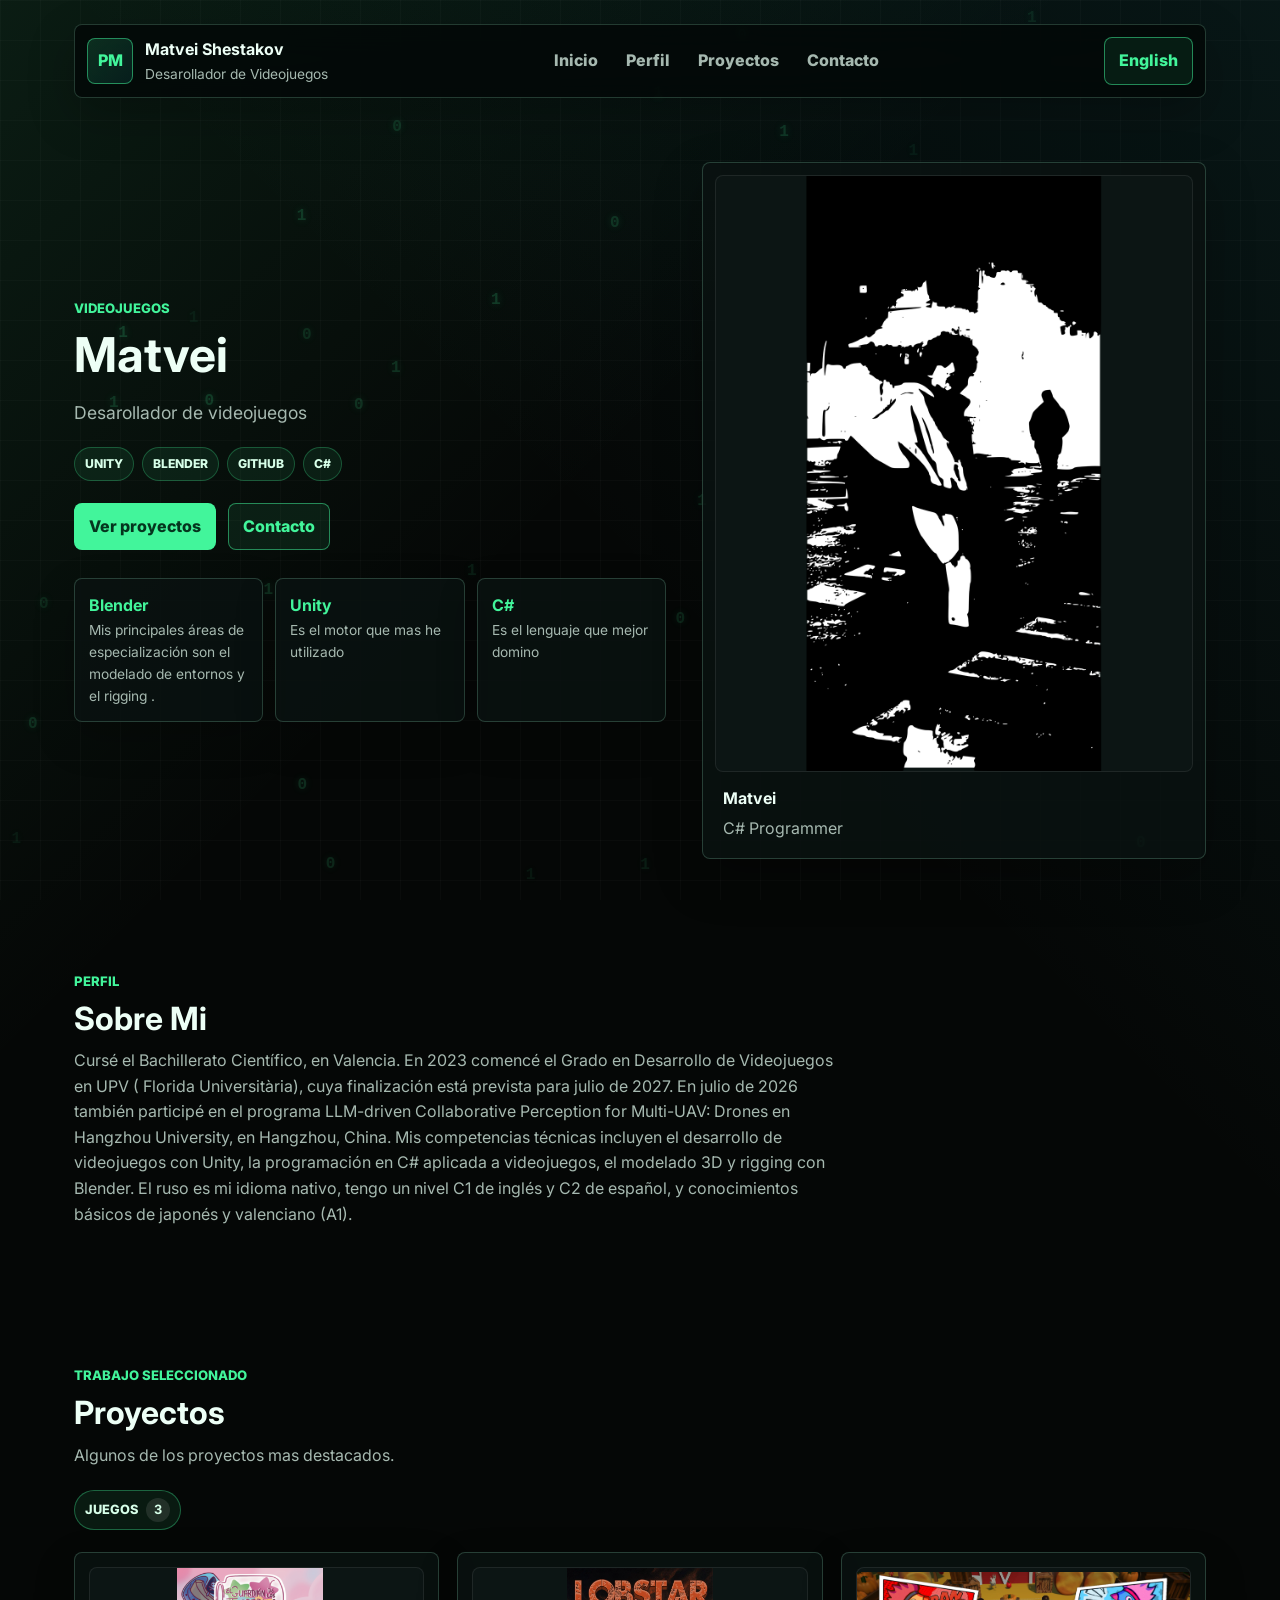
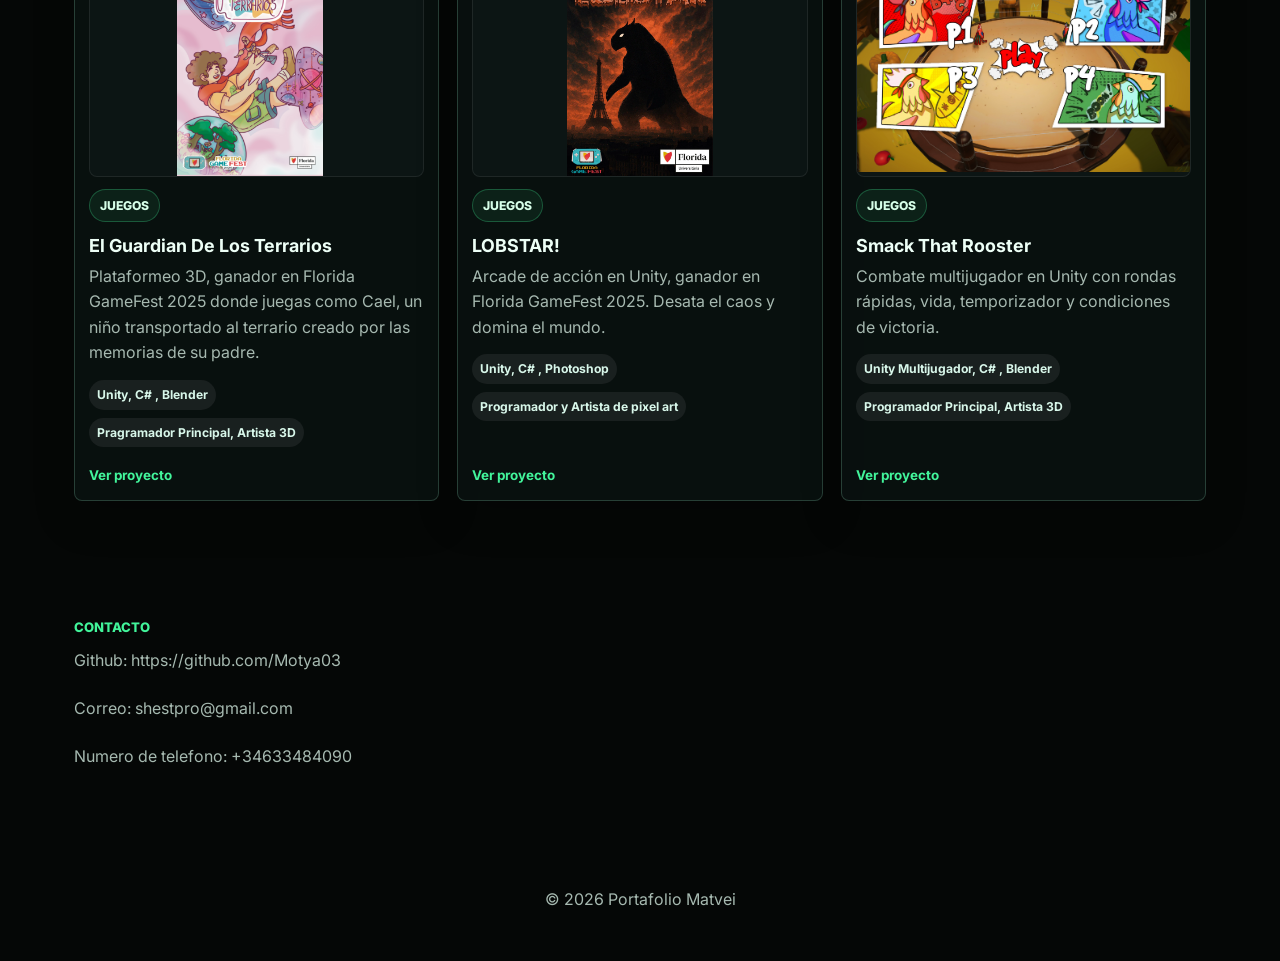
<file: index.html>
<!DOCTYPE html>
<html lang="es">
<head>
    <meta charset="utf-8" />
    <meta name="viewport" content="width=device-width, initial-scale=1" />
    <title>Game Developer</title>
    <meta name="description" content="Videogame dev."
        data-text-es="Desarollador de videojuegos "
        data-text-en="Videogame Dev" />
    <link rel="preconnect" href="https://fonts.googleapis.com">
    <link rel="preconnect" href="https://fonts.gstatic.com" crossorigin>
    <link href="https://fonts.googleapis.com/css2?family=Inter:wght@300;400;600;800&display=swap" rel="stylesheet">
    <link rel="stylesheet" href="assets/css/styles.css" />
</head>
<body data-page="home">
    <canvas id="binaryCanvas" aria-hidden="true"></canvas>

    <div class="wrap">
        <header class="site-header">
            <a class="brand" href="#home" aria-label="Portafolio Matvei">
                <span class="logo">PM</span>
                <span>
                    <strong>Matvei Shestakov</strong>
                    <small data-text-es="Desarollador de Videojuegos" data-text-en="Game Dev">Desarollador de Videojuegos</small>
                </span>
            </a>
            <nav class="nav" aria-label="Navegación principal">
                <a href="#home" data-i18n="navHome">Inicio</a>
                <a href="#profile" data-i18n="navProfile">Perfil</a>
                <a href="#projects" data-i18n="navProjects">Proyectos</a>
                <a href="#contact" data-i18n="navContact">Contacto</a>
            </nav>
            <button id="langToggle" class="button button-ghost" type="button">English</button>
        </header>

        <main id="home" class="hero">
            <section class="hero-copy" aria-labelledby="hero-title">
                <p class="section-kicker" data-text-es="Videojuegos" data-text-en="Games">Videogames</p>
                <h1 id="hero-title"> Matvei </h1>
                <p class="lead"
                    data-text-es="Desarollador de videojuegos"
                    data-text-en="Game Developer."></p>
                <div class="tag-row" aria-label="Áreas de los proyectos">
                    <span>Unity</span>
                    <span>Blender</span>
                    <span>Github</span>
                    <span>C#</span>
                </div>
                <div class="hero-actions">
                    <a class="button" href="#projects" data-i18n="viewProjects">Ver proyectos</a>
                    <a class="button button-ghost" href="#contact" data-i18n="navContact">Contacto</a>
                </div>
                <div class="proof-grid" aria-label="Resumen del portafolio">
                    <div>
                        <strong data-text-es="Blender" data-text-en="Blender"></strong>
                        <span data-text-es="Mis principales áreas de especialización son el modelado de entornos y el rigging ." data-text-en="My main areas of expertise are environment modeling and  rigging.">Mis principales áreas de especialización son el modelado de entornos y el rigging .</span>
                    </div>
                    <div>
                        <strong>Unity</strong>
                        <span data-text-es="Es el motor que mas he utilizado " data-text-en="The most used engine">Es el motor que mas he utilizado</span>
                    </div>
                    <div>
                        <strong data-text-es="C#" data-text-en="C#">C#</strong>
                        <span data-text-es="Es el lenguaje que mejor domino" data-text-en="It is the language I have the greatest command of. ">Es el lenguaje que mejor domino</span>
                    </div>
                </div>
            </section>
            <aside class="profile-panel" aria-label="Matvei">
                <img src="assets/img/FotoAvatar.png" alt="Avatar de Matvei" />
                <div class="profile-panel-footer">
                    <strong>Matvei</strong>
                    <span data-text-es=" C# Programmer" data-text-en="C# Programmer">C# Programmer</span>
                </div>
            </aside>
        </main>

        <section id="profile" class="section">
            <p class="section-kicker" data-i18n="navProfile">Perfil</p>
            <h2 data-text-es="Sobre Mi" data-text-en="About Myself">Sobre Mi</h2>
            <p class="section-intro"
               data-text-es="Cursé el Bachillerato Científico, en Valencia. En 2023 comencé el Grado en Desarrollo de Videojuegos en UPV ( Florida Universitària), cuya finalización está prevista para julio de 2027. En julio de 2026 también participé en el programa LLM-driven Collaborative Perception for Multi-UAV: Drones en Hangzhou University, en Hangzhou, China. Mis competencias técnicas incluyen el desarrollo de videojuegos con Unity, la programación en C# aplicada a videojuegos, el modelado 3D y rigging con Blender. El ruso es mi idioma nativo, tengo un nivel C1 de inglés y C2 de español, y conocimientos básicos de japonés y valenciano (A1).
"
               data-text-en="I studied the Scientific Baccalaureate at Valencia. In 2023, I began a degree in Video Game Development at UPV (Florida Universitària), which I expect to complete in 2027. In 2026, I also participated in the programme LLM-driven Collaborative Perception for Multi-UAV: Drones at Hangzhou University in Hangzhou, China. My technical skills include video game development with Unity, C# programming for games, 3D modelling and rigging with Blender. Russian is my native language, and I have C1-level English, C2-level Spanish, and beginner-level proficiency in Japanese and Valencian (A1).
">
                Cursé el Bachillerato Científico, en Valencia. En 2023 comencé el Grado en Desarrollo de Videojuegos en UPV ( Florida Universitària), cuya finalización está prevista para julio de 2027. En julio de 2026 también participé en el programa LLM-driven Collaborative Perception for Multi-UAV: Drones en Hangzhou University, en Hangzhou, China. Mis competencias técnicas incluyen el desarrollo de videojuegos con Unity, la programación en C# aplicada a videojuegos, el modelado 3D y rigging con Blender. El ruso es mi idioma nativo, tengo un nivel C1 de inglés y C2 de español, y conocimientos básicos de japonés y valenciano (A1).
                .
            </p>
        </section>

        <section id="projects" class="section">
            <p class="section-kicker" data-text-es="Trabajo seleccionado" data-text-en="Selected work">Trabajo seleccionado</p>
            <h2 data-text-es="Proyectos" data-text-en="Projects">Proyectos</h2>
            <p class="section-intro"
               data-text-es="Algunos de los proyectos mas destacados."
               data-text-en="Some of the most featured projects.">Algunos de los proyectos mas destacados.</p>
            <div class="category-bar" aria-label="Categoría de proyectos">
                <span class="category-label"><span data-i18n="categoryGames">Juegos</span><strong id="projectCount">3</strong></span>
            </div>
            <div class="cards">
                <a class="card card-game" href="case-studies/Guardian.html" data-categories="game">
                    <img src="assets/img/El Guardian de los Terrarios.png" alt="Portada del nuevo videojuego" loading="lazy" decoding="async">
                    <span class="project-category" data-i18n="categoryGames">Juegos</span>
                    <h3 data-text-es="El Guardian De Los Terrarios" data-text-en="El Guardian De Los Terrarios">El Guardian De Los Terrarios</h3>
                    <p data-text-es="Plataformeo 3D, ganador en Florida GameFest 2025 donde juegas como Cael, un niño transportado al terrario creado por las memorias de su padre."
                       data-text-en="3D platformer, winner at Florida GameFest 2026,  where you play as Cael, a child transported into a terrarium world created from his father's memories">Plataformeo 3D, ganador en Florida GameFest 2025 donde juegas como Cael, un niño transportado al terrario creado por las memorias de su padre..</p>
                    <div class="project-tags">
                        <span data-text-es="Unity, C# , Blender" data-text-en="Unity, C# , Blender">Unity, C# , Blender</span>
                        <span data-text-es="Pragramador Principal, Artista 3D" data-text-en="Lead Programmer, 3D Artist">Pragramador Principal, Artista 3D</span>
                    </div>
                    <strong class="project-link" data-i18n="viewCaseStudy">Ver proyecto</strong>
                </a>

                <a class="card card-game" href="case-studies/lobstar.html" data-categories="game">
                    <img src="assets/img/lobstar.png" alt="Portada de LOBSTAR!" loading="lazy" decoding="async">
                    <span class="project-category" data-i18n="categoryGames">Juegos</span>
                    <h3>LOBSTAR!</h3>
                    <p data-text-es="Arcade de acción en Unity, ganador en Florida GameFest 2025. Desata el caos y domina el mundo."
                       data-text-en="Unity action arcade game, winner at Florida GameFest 2025. Unleash the caos and dominate the world .">Arcade de acción en Unity, ganador en Florida GameFest 2025. Deasata el caos y domina el mundo.</p>
                    <div class="project-tags">
                        <span data-text-es="Unity, C# , Photoshop" data-text-en="Unity, C# , Photoshop">Unity, C# , Photoshop</span>
                        <span data-text-es="Programador y Artista de pixel art" data-text-en="Programmer and pixel art artist">Programador y Artista de pixel art</span>
                    </div>
                    <strong class="project-link" data-i18n="viewCaseStudy">Ver proyecto</strong>
                </a>
                <a class="card card-game" href="case-studies/smack-that-rooster.html" data-categories="game">
                    <img src="assets/img/Smack.png" alt="Portada de Smack That Rooster" loading="lazy" decoding="async">
                    <span class="project-category" data-i18n="categoryGames">Juegos</span>
                    <h3>Smack That Rooster</h3>
                    <p data-text-es="Combate multijugador en Unity con rondas rápidas, vida, temporizador y condiciones de victoria."
                       data-text-en="Unity multiplayer combat with quick rounds, health, a timer, and win conditions. Matvei was part of the team.">Combate multijugador en Unity con rondas rápidas, vida, temporizador y condiciones de victoria. Matvei participó en el equipo.</p>
                    <div class="project-tags">
                        <span data-text-es="Unity Multijugador, C# , Blender" data-text-en="Unity Multiplayer, C# , Blender">Unity Multijugador, C# , Blender</span>
                        <span data-text-es="Programador Principal, Artista 3D" data-text-en="Lead Programmer, 3D Artist">Programador Principal, Artista 3D</span>
                    </div>
                    <strong class="project-link" data-i18n="viewCaseStudy">Ver proyecto</strong>
                </a>

                <!-- Duplica este bloque para agregar otro videojuego. -->
                <!-- Fin de la tarjeta reutilizable. -->
            </div>
        </section>

        <section id="contact" class="section">
            <p class="section-kicker" data-i18n="navContact">Contactos</p>
           
            <p class="section-intro" data-text-es="Github: https://github.com/Motya03" data-text-en="Github: https://github.com/Motya03"> Github: https://github.com/Motya03 </p>
            <p class="section-intro" data-text-es="Correo: shestpro@gmail.com" data-text-en="Mail: shestpro@gmail.com"> Correo: shestpro@gmail.com </p>
            <p class="section-intro" data-text-es="Numero de telefono: +34633484090" data-text-en="Phone number: +34633484090"> Numero de telefono: +34633484090</p>


        </section>

        <footer class="footer">
            <span>&copy; <span id="year"></span> Portafolio Matvei</span>
        </footer>
    </div>
    <script src="assets/js/main.js"></script>
</body>
</html>
</file>
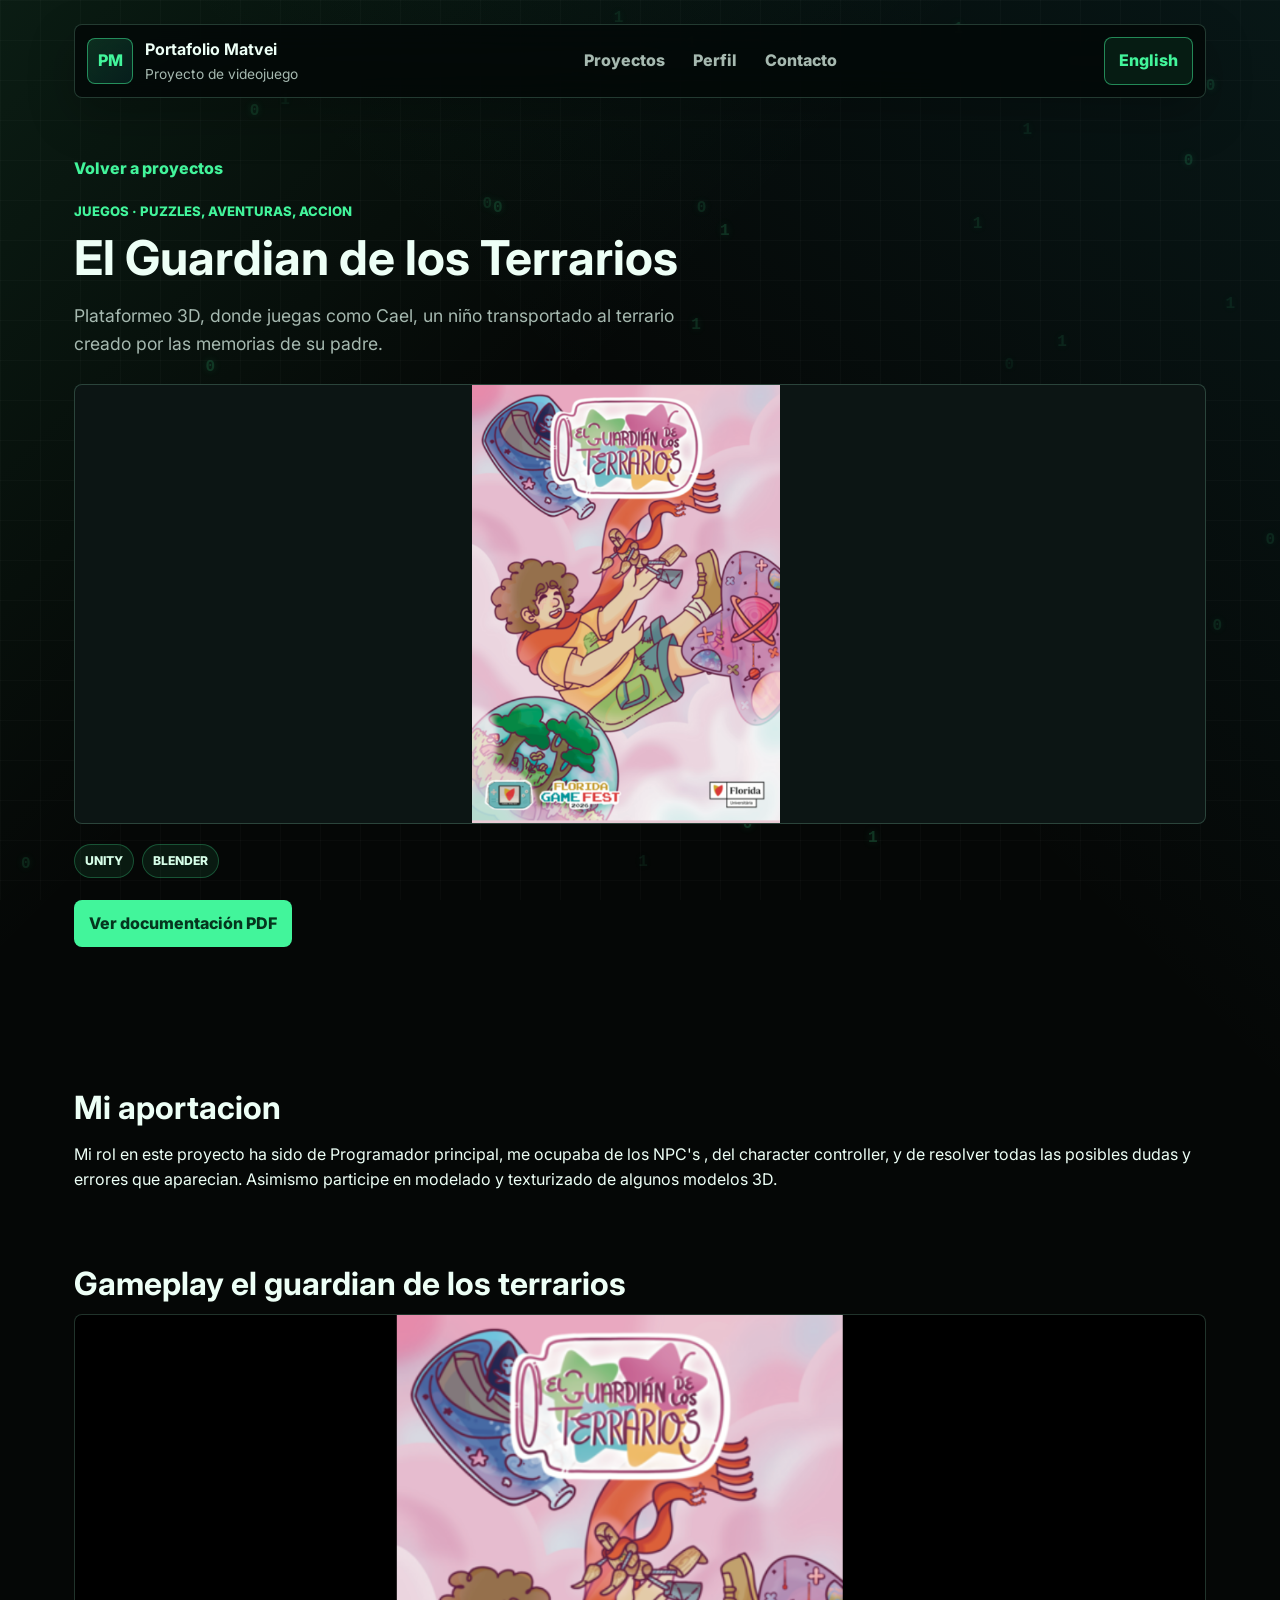
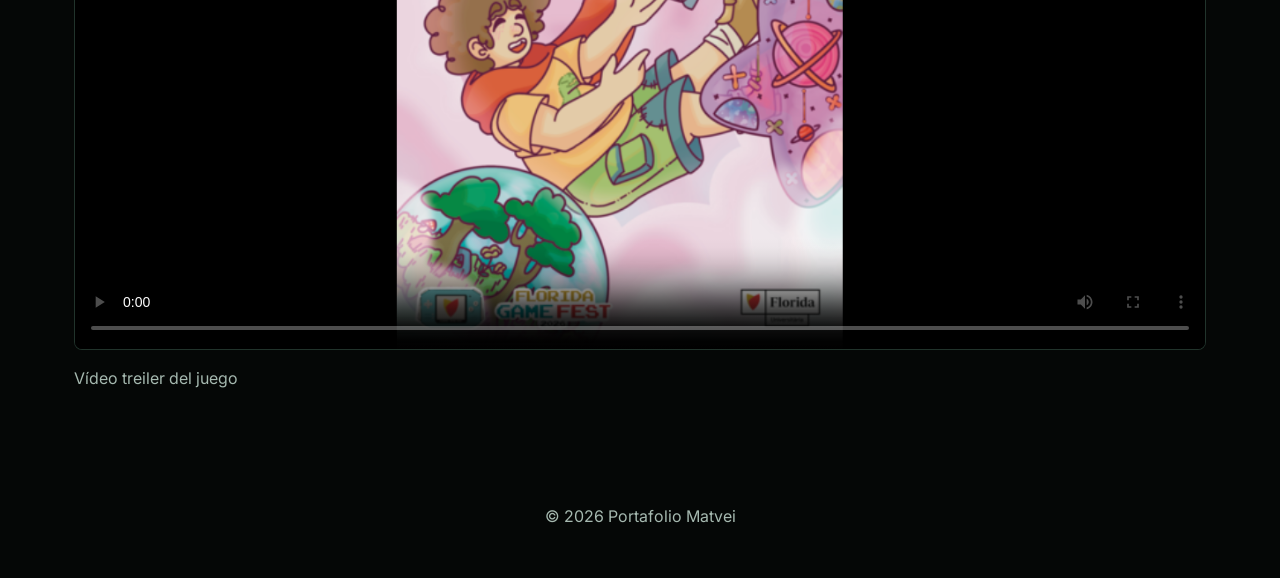
<file: case-studies/Guardian.html>
<!DOCTYPE html>
<html lang="es">
<head>
    <meta charset="utf-8" />
    <meta name="viewport" content="width=device-width, initial-scale=1" />
    <title>Portafolio Matvei</title>
    <meta name="description" content="El guardian de los terrarios." />
    <link rel="preconnect" href="https://fonts.googleapis.com">
    <link rel="preconnect" href="https://fonts.gstatic.com" crossorigin>
    <link href="https://fonts.googleapis.com/css2?family=Inter:wght@300;400;600;800&display=swap" rel="stylesheet">
    <link rel="stylesheet" href="../assets/css/styles.css" />
</head>
<body data-page="case">
    <canvas id="binaryCanvas" aria-hidden="true"></canvas>

    <div class="wrap">
        <header class="site-header">
            <a class="brand" href="../index.html">
                <span class="logo">PM</span>
                <span>
                    <strong>Portafolio Matvei</strong>
                    <small data-i18n="caseLabel">Caso de estudio</small>
                </span>
            </a>
            <nav class="nav" aria-label="Navegacion de caso">
                <a href="../index.html#projects" data-i18n="navProjects">Proyectos</a>
                <a href="../index.html#profile" data-i18n="navProfile">Perfil</a>
                <a href="../index.html#contact" data-i18n="navContact">Contacto</a>
            </nav>
            <button id="langToggle" class="button button-ghost" type="button">English</button>
        </header>

        <main class="case-hero">
            <a class="back-link" href="../index.html#projects" data-i18n="caseBack">Volver a proyectos</a>
            <p class="section-kicker" id="caseCategory" data-text-es="Juegos · Puzzles, Aventuras, Accion" data-text-en="Games · Puzzles, Adventures, Accion">Juegos · Puzzles, Aventuras, Accion </p>
            <h1 id="caseTitle">El Guardian de los Terrarios</h1>
            <p class="lead" id="caseSummary" data-text-es=" Plataformeo 3D, donde juegas como Cael, un niño transportado al terrario creado por las memorias de su padre." data-text-en="Game description to be completed.">
                3D platformer where you play as Cael, a child transported into a terrarium world created from his father's memories.
            </p>
            <img id="caseImage" class="case-image" src="../assets/img/El Guardian de los Terrarios.png" alt="El Guardian de los Terrarios" />
            <div id="caseFacts" class="tag-row">
                <span>Unity</span>

                <span>Blender</span>

            </div>
            <div id="caseLinks" class="hero-actions">
                <a class="button" href="../assets/docs/guardian.pdf" target="_blank" rel="noopener noreferrer" data-i18n="caseDocumentation">Ver documentación PDF</a>
            </div>
        </main>

        <section class="section case-layout">
        </section>
        <article>
            <h2 id="caseProcessTitle" data-i18n="caseProcessTitle">Participación de Matvei</h2>
            <p id="caseProcess" data-text-es="Mi rol en este proyecto ha sido de Programador principal, me ocupaba de los NPC's , del character controller, y de resolver todas las posibles dudas y errores que aparecian. Asimismo participe en modelado y texturizado de algunos modelos 3D." data-text-en="My role in this project was Lead Programmer. I was responsible for the NPC systems, the character controller, and troubleshooting any issues or bugs that arose during development. I also contributed to the modelling and texturing of some 3D models..">Mi rol en este proyecto ha sido de Programador principal, me ocupaba de los NPC's , del character controller, y de resolver todas las posibles dudas y errores que parecian. Asimismo participe en modelado y texturizado de algunos modelos 3D</p>
        </article>

        <section id="caseMedia" class="section case-media">
            <h2 id="caseMediaTitle" data-text-es="Gameplay el guardian de los terrarios" data-text-en="Smack That Rooster gameplay">Gameplay de Smack That Rooster</h2>
            <video id="caseVideo" src="../assets/media/El-guardian-de-los-terrarios.mp4" poster="../assets/img/El Guardian de los Terrarios.png" controls playsinline preload="metadata"></video>
            <p id="caseMediaCaption" class="muted" data-text-es="Vídeo treiler del juego " data-text-en="Video threiler of the game .">Vídeo treiler del juego.</p>
        </section>




        <footer class="footer">
            <span>&copy; <span id="year"></span> Portafolio Matvei</span>
        </footer>
    </div>

    <script src="../assets/js/main.js"></script>
</body>
</html>
</file>
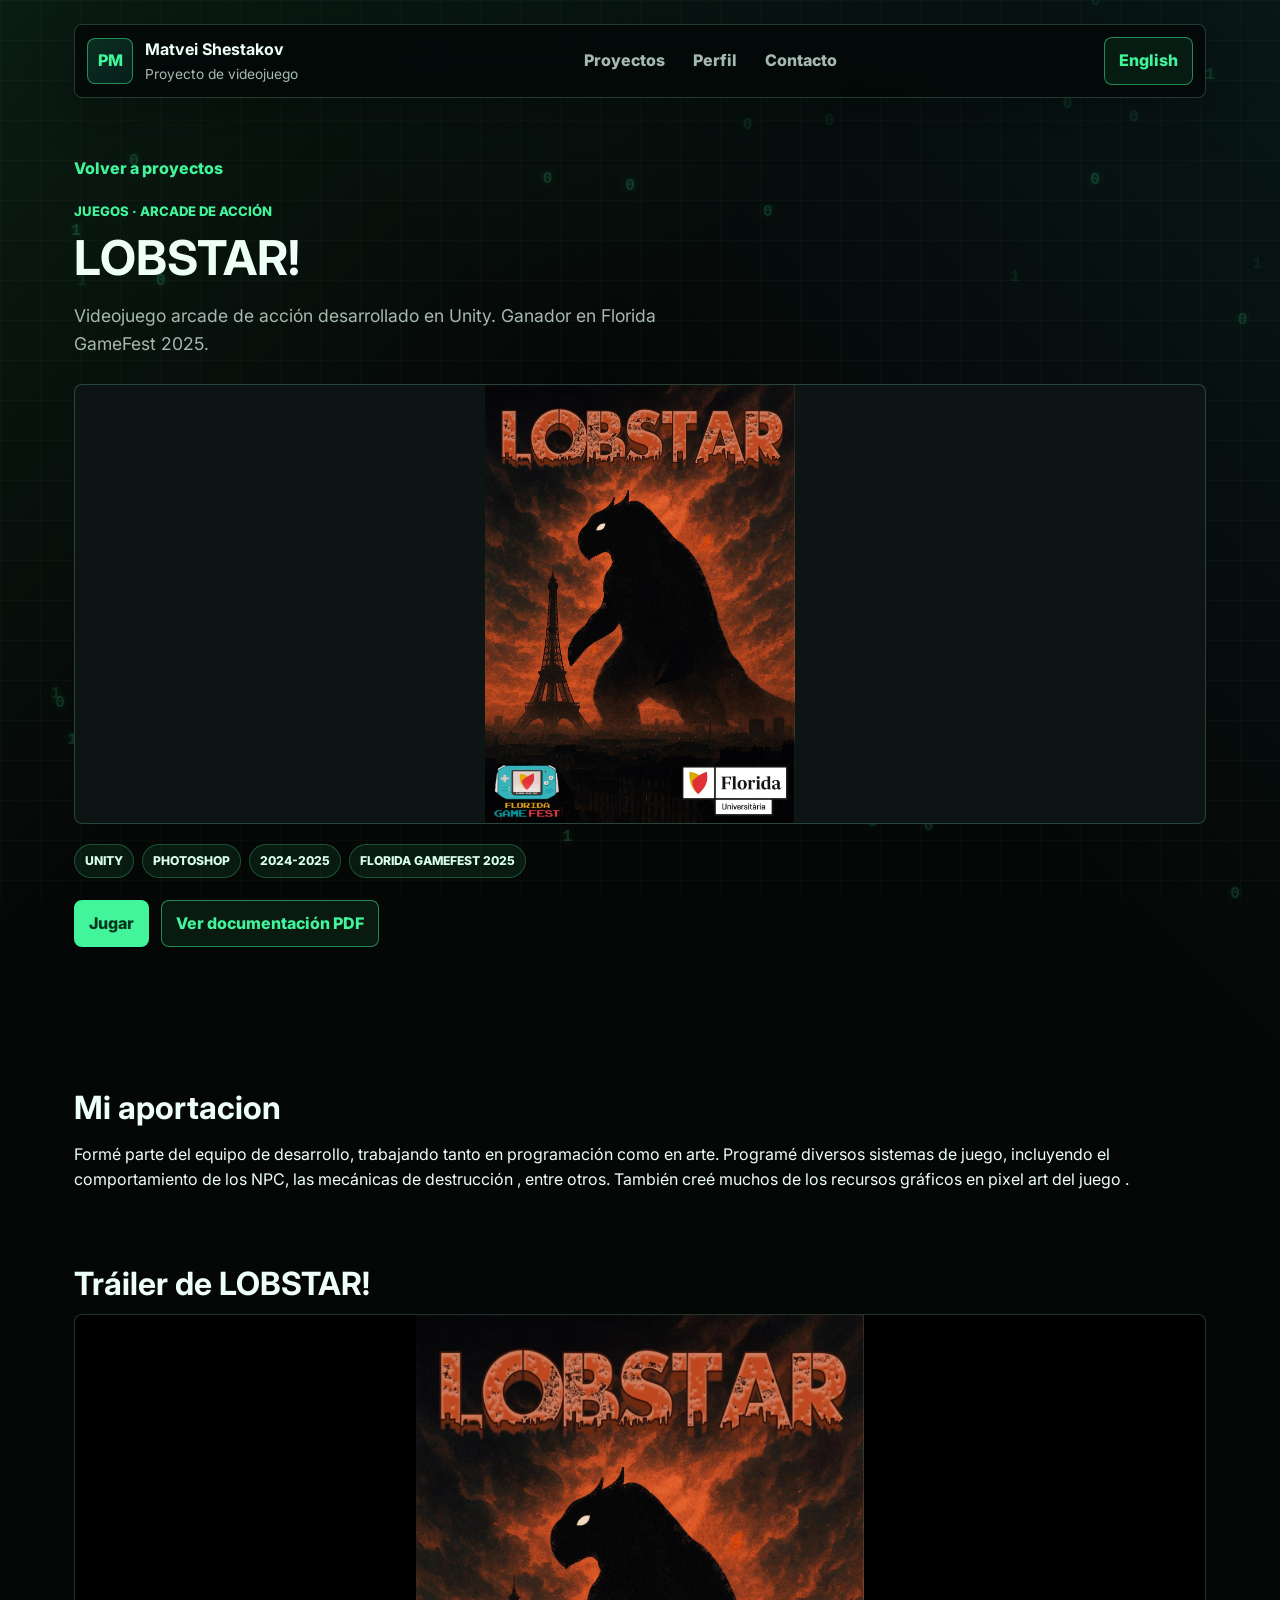
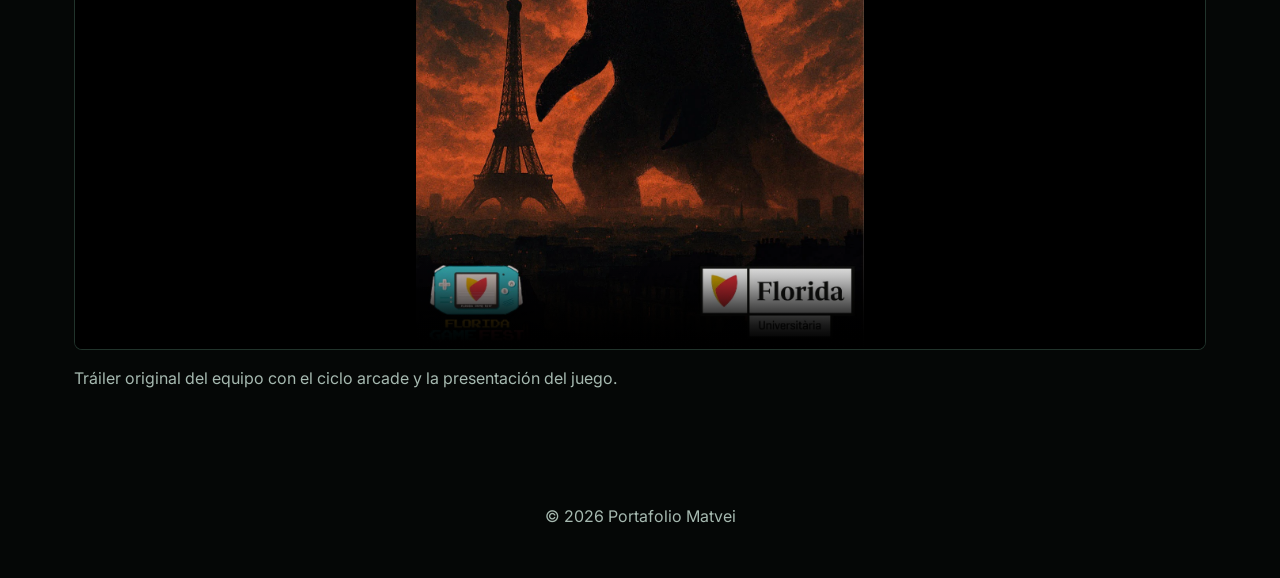
<file: case-studies/lobstar.html>
<!DOCTYPE html>
<html lang="es">
<head>
    <meta charset="utf-8" />
    <meta name="viewport" content="width=device-width, initial-scale=1" />
    <title>Matvei Shestakov</title>
    <meta name="description" content="LOBSTAR!, videojuego arcade en Unity desarrollado por un equipo del que formo parte Matvei." />
    <link rel="preconnect" href="https://fonts.googleapis.com">
    <link rel="preconnect" href="https://fonts.gstatic.com" crossorigin>
    <link href="https://fonts.googleapis.com/css2?family=Inter:wght@300;400;600;800&display=swap" rel="stylesheet">
    <link rel="stylesheet" href="../assets/css/styles.css" />
</head>
<body data-page="case">
    <canvas id="binaryCanvas" aria-hidden="true"></canvas>
    
    <div class="wrap">
        <header class="site-header">
            <a class="brand" href="../index.html">
                <span class="logo">PM</span>
                <span>
                    <strong>Matvei Shestakov</strong>
                    <small data-i18n="caseLabel">Caso de estudio</small>
                </span>
            </a>
            <nav class="nav" aria-label="Navegacion de caso">
                <a href="../index.html#projects" data-i18n="navProjects">Proyectos</a>
                <a href="../index.html#profile" data-i18n="navProfile">Perfil</a>
                <a href="../index.html#contact" data-i18n="navContact">Contacto</a>
            </nav>
            <button id="langToggle" class="button button-ghost" type="button">English</button>
        </header>

        <main class="case-hero">
            <a class="back-link" href="../index.html#projects" data-i18n="caseBack">Volver a proyectos</a>
            <p class="section-kicker" id="caseCategory" data-text-es="Juegos · Arcade de acción" data-text-en="Games · Action arcade">Juegos · Arcade de acción</p>
            <h1 id="caseTitle">LOBSTAR!</h1>
            <p class="lead" id="caseSummary" data-text-es="Videojuego arcade de acción desarrollado en Unity. Ganador en Florida GameFest 2025." data-text-en="Unity action arcade game. Winner at Florida GameFest 2025.">Videojuego arcade de acción desarrollado en Unity. Ganador en Florida GameFest 2025.</p>
            <img id="caseImage" class="case-image" src="../assets/img/lobstar.png" alt="LOBSTAR!" />
            <div id="caseFacts" class="tag-row">
                <span>Unity</span>
                <span data-text-es="Photoshop" data-text-en="Photoshop">Photoshop</span>
                <span>2024-2025</span>
                <span>Florida GameFest 2025</span>
            </div>
            <div id="caseLinks" class="hero-actions">
                <a class="button" href="https://theflash48.github.io/Lobstar/" target="_blank" rel="noopener noreferrer" data-i18n="casePlay">Jugar</a>
                <a class="button button-ghost" href="../assets/docs/lobstar.pdf" target="_blank" rel="noopener noreferrer" data-i18n="caseDocumentation">Ver documentación PDF</a>
            </div>
        </main>

        <section class="section case-layout">
        </section>
        <article>
            <h2 id="caseProcessTitle" data-i18n="caseProcessTitle">Mi aportacion</h2>
            <p id="caseProcess" data-text-es="Formé parte del equipo de desarrollo, trabajando tanto en programación como en arte. Programé diversos sistemas de juego, incluyendo el comportamiento de los NPC, las mecánicas de destrucción , entre otros. También creé muchos de los recursos gráficos en pixel art del juego ."
               data-text-en="I was part of the programming and art development team. I programmed various gameplay systems, including NPC behavior, destruction mechanics, . I also created many of the game's pixel art assets.">Formé parte del equipo de desarrollo, trabajando tanto en programación como en arte. Programé diversos sistemas de juego, incluyendo el comportamiento de los NPC, las mecánicas de destrucción , entre otros. También creé muchos de los recursos gráficos en pixel art del juego .</p>
        </article>

        <section id="caseMedia" class="section case-media">
            <h2 id="caseMediaTitle" data-text-es="Tráiler de LOBSTAR!" data-text-en="LOBSTAR! trailer">Tráiler de LOBSTAR!</h2>
            <video id="caseVideo" src="../assets/media/lobstar-trailer.mp4" poster="../assets/img/lobstar.png" controls playsinline preload="metadata"></video>
            <p id="caseMediaCaption" class="muted" data-text-es="Tráiler original del equipo con el ciclo arcade y la presentación del juego." data-text-en="The team's original trailer showing the arcade loop and game presentation.">Tráiler original del equipo con el ciclo arcade y la presentación del juego.</p>
        </section>



        <footer class="footer">
            <span>&copy; <span id="year"></span> Portafolio Matvei</span>
        </footer>
    </div>

    <script src="../assets/js/main.js"></script>
</body>
</html>
</file>
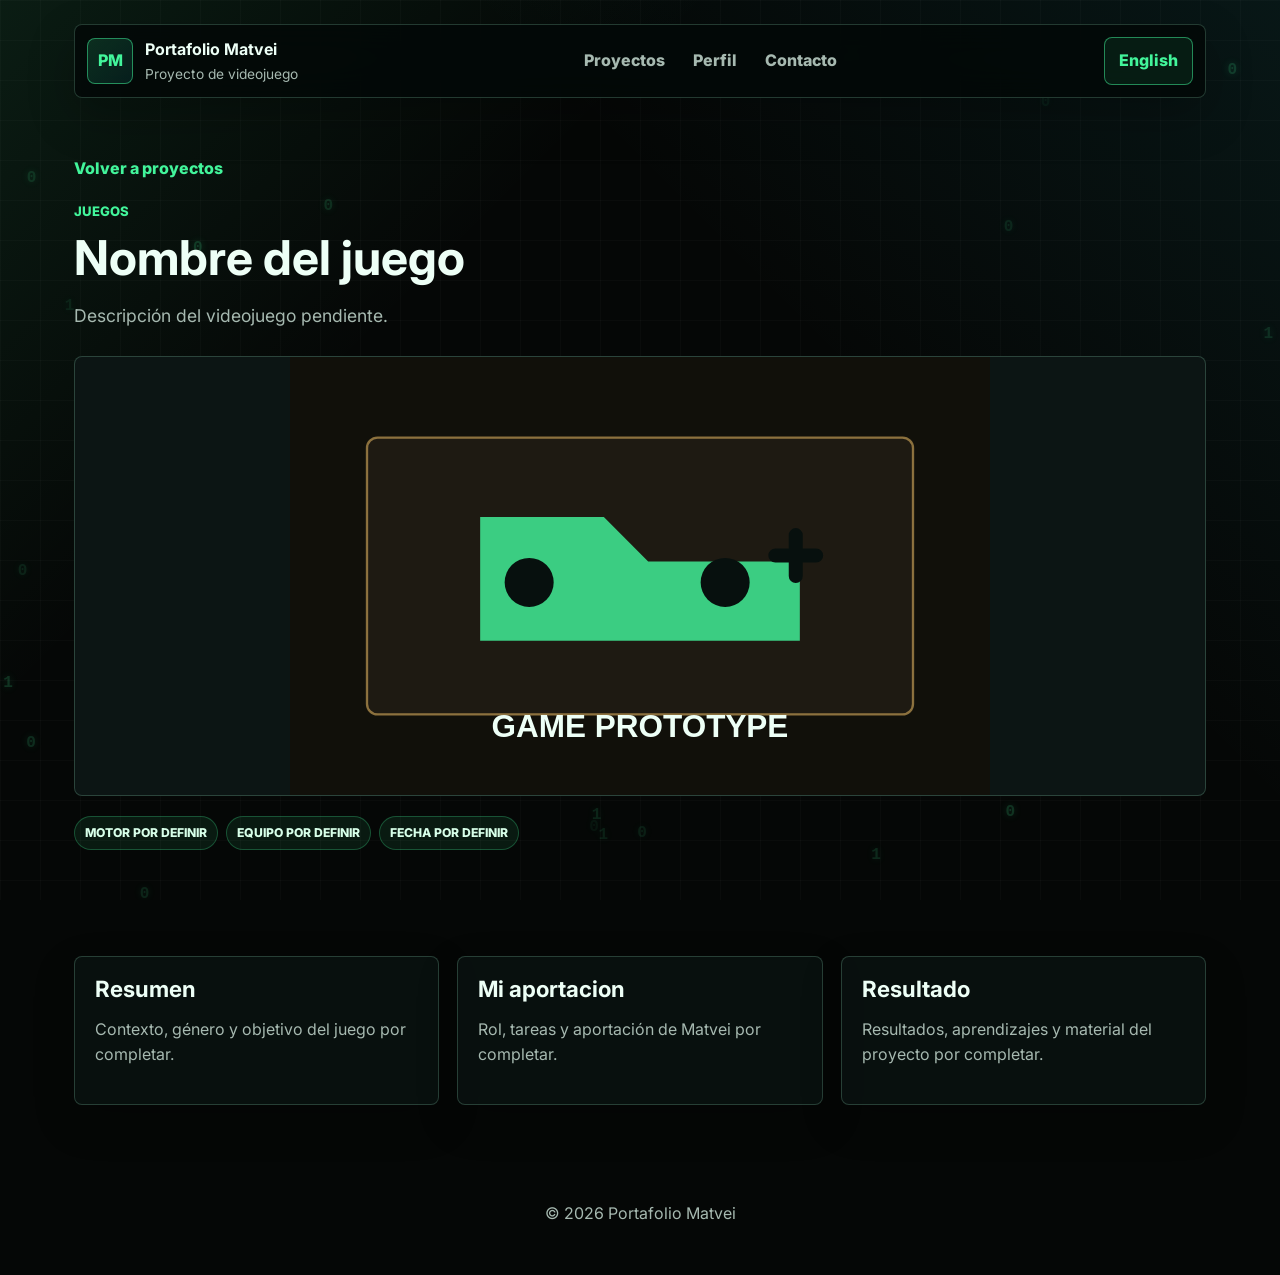
<file: case-studies/nuevo-juego.html>
<!DOCTYPE html>
<html lang="es">
<head>
    <meta charset="utf-8" />
    <meta name="viewport" content="width=device-width, initial-scale=1" />
    <title>Nombre del juego - Portafolio Matvei</title>
    <meta name="description" content="Descripción del videojuego pendiente." />
    <link rel="preconnect" href="https://fonts.googleapis.com">
    <link rel="preconnect" href="https://fonts.gstatic.com" crossorigin>
    <link href="https://fonts.googleapis.com/css2?family=Inter:wght@300;400;600;800&display=swap" rel="stylesheet">
    <link rel="stylesheet" href="../assets/css/styles.css" />
</head>
<body data-page="case">
    <canvas id="binaryCanvas" aria-hidden="true"></canvas>
    <div class="wrap">
        <header class="site-header">
            <a class="brand" href="../index.html">
                <span class="logo">PM</span>
                <span>
                    <strong>Portafolio Matvei</strong>
                    <small data-i18n="caseLabel">Proyecto de videojuego</small>
                </span>
            </a>
            <nav class="nav" aria-label="Navegación del proyecto">
                <a href="../index.html#projects" data-i18n="navProjects">Proyectos</a>
                <a href="../index.html#profile" data-i18n="navProfile">Perfil</a>
                <a href="../index.html#contact" data-i18n="navContact">Contacto</a>
            </nav>
            <button id="langToggle" class="button button-ghost" type="button">English</button>
        </header>

        <main class="case-hero">
            <a class="back-link" href="../index.html#projects" data-i18n="caseBack">Volver a proyectos</a>
            <p class="section-kicker" id="caseCategory" data-i18n="categoryGames">Juegos</p>
            <h1 id="caseTitle" data-text-es="Nombre del juego" data-text-en="Game name">Nombre del juego</h1>
            <p class="lead" id="caseSummary" data-text-es="Descripción del videojuego pendiente." data-text-en="Game description to be completed.">Descripción del videojuego pendiente.</p>
            <img id="caseImage" class="case-image" src="../assets/img/cover-game.svg" alt="Portada del nuevo videojuego" />
            <div class="tag-row">
                <span data-text-es="Motor por definir" data-text-en="Engine to be defined">Motor por definir</span>
                <span data-text-es="Equipo por definir" data-text-en="Team to be defined">Equipo por definir</span>
                <span data-text-es="Fecha por definir" data-text-en="Date to be defined">Fecha por definir</span>
            </div>
        </main>

        <section class="section case-layout">
            <article>
                <h2 data-i18n="caseOverviewTitle">Resumen</h2>
                <p data-text-es="Contexto, género y objetivo del juego por completar." data-text-en="Game context, genre, and objective to be completed.">Contexto, género y objetivo del juego por completar.</p>
            </article>
            <article>
                <h2 data-i18n="caseProcessTitle">Participación de Matvei</h2>
                <p data-text-es="Rol, tareas y aportación de Matvei por completar." data-text-en="Matvei's role, tasks, and contribution to be completed.">Rol, tareas y aportación de Matvei por completar.</p>
            </article>
            <article>
                <h2 data-i18n="caseOutcomeTitle">Resultado</h2>
                <p data-text-es="Resultados, aprendizajes y material del proyecto por completar." data-text-en="Project results, learning, and material to be completed.">Resultados, aprendizajes y material del proyecto por completar.</p>
            </article>
        </section>

        <footer class="footer">
            <span>&copy; <span id="year"></span> Portafolio Matvei</span>
        </footer>
    </div>
    <script src="../assets/js/main.js"></script>
</body>
</html>
</file>
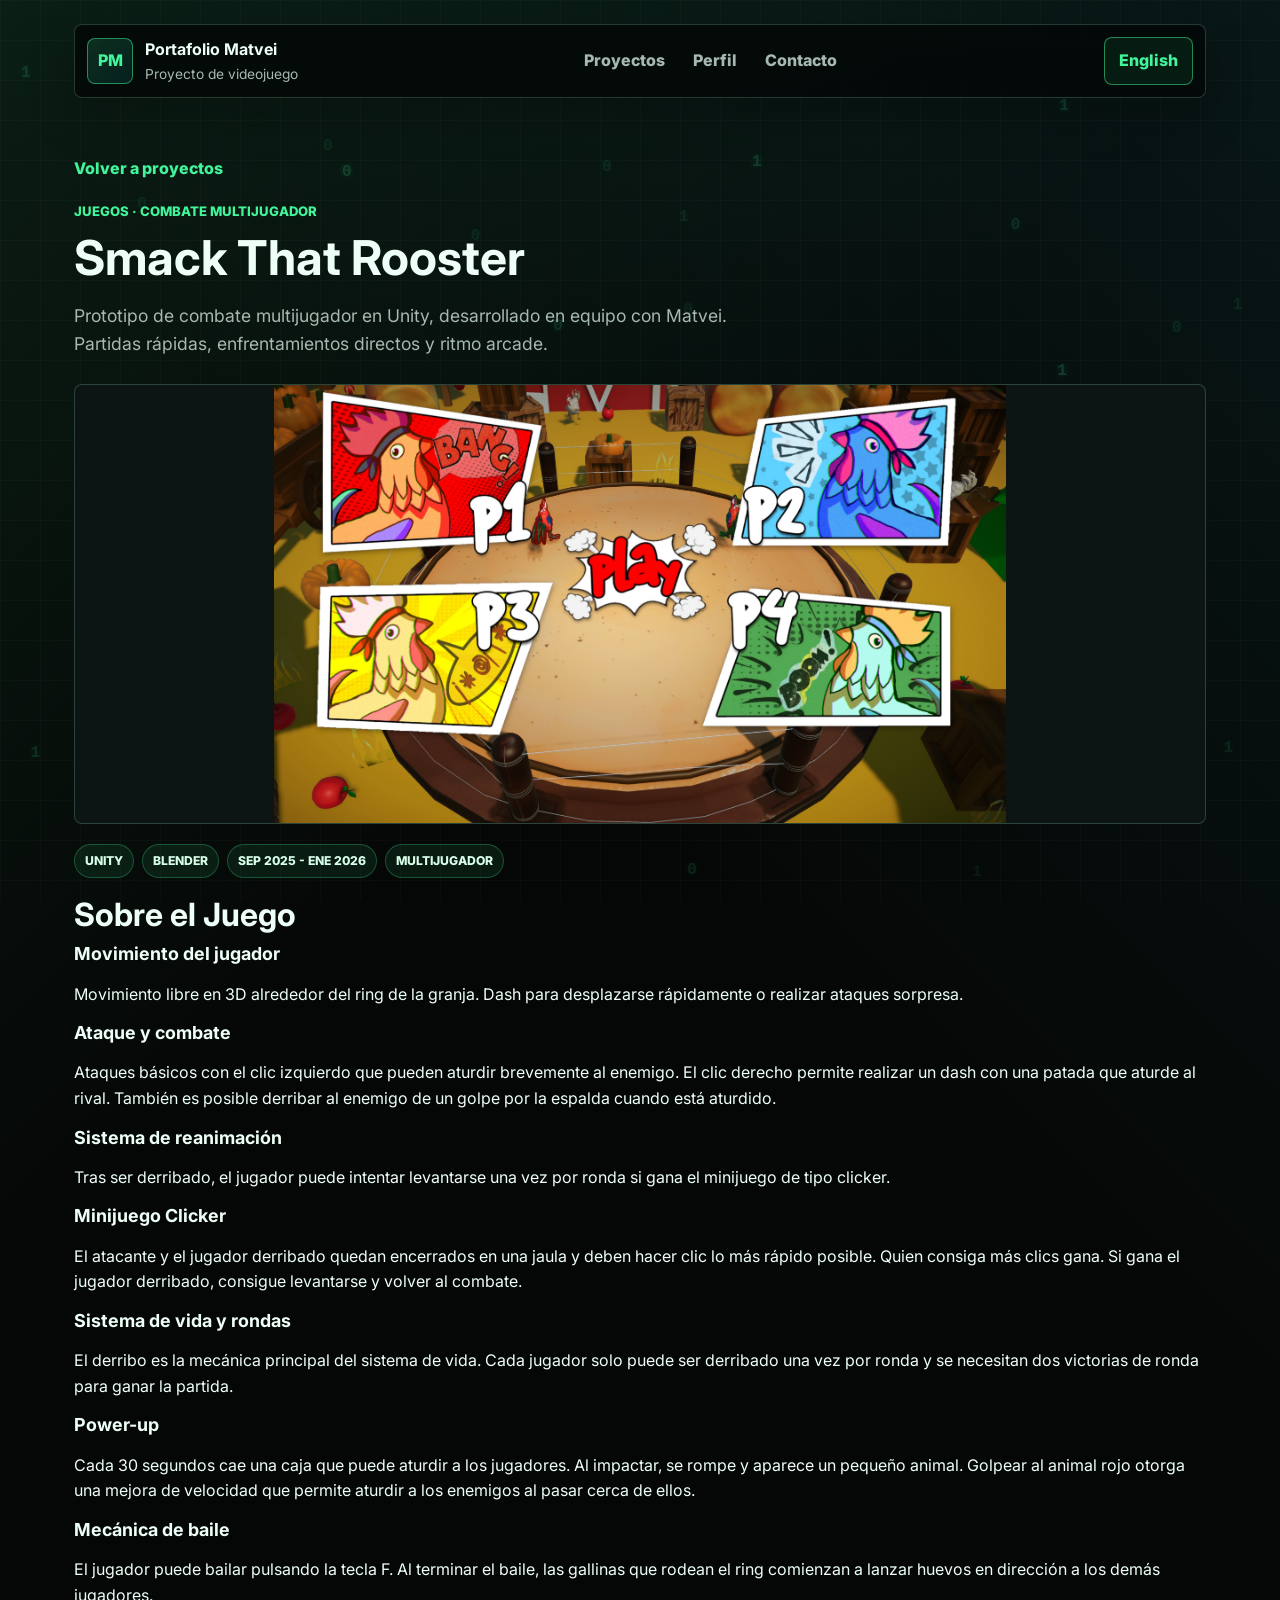
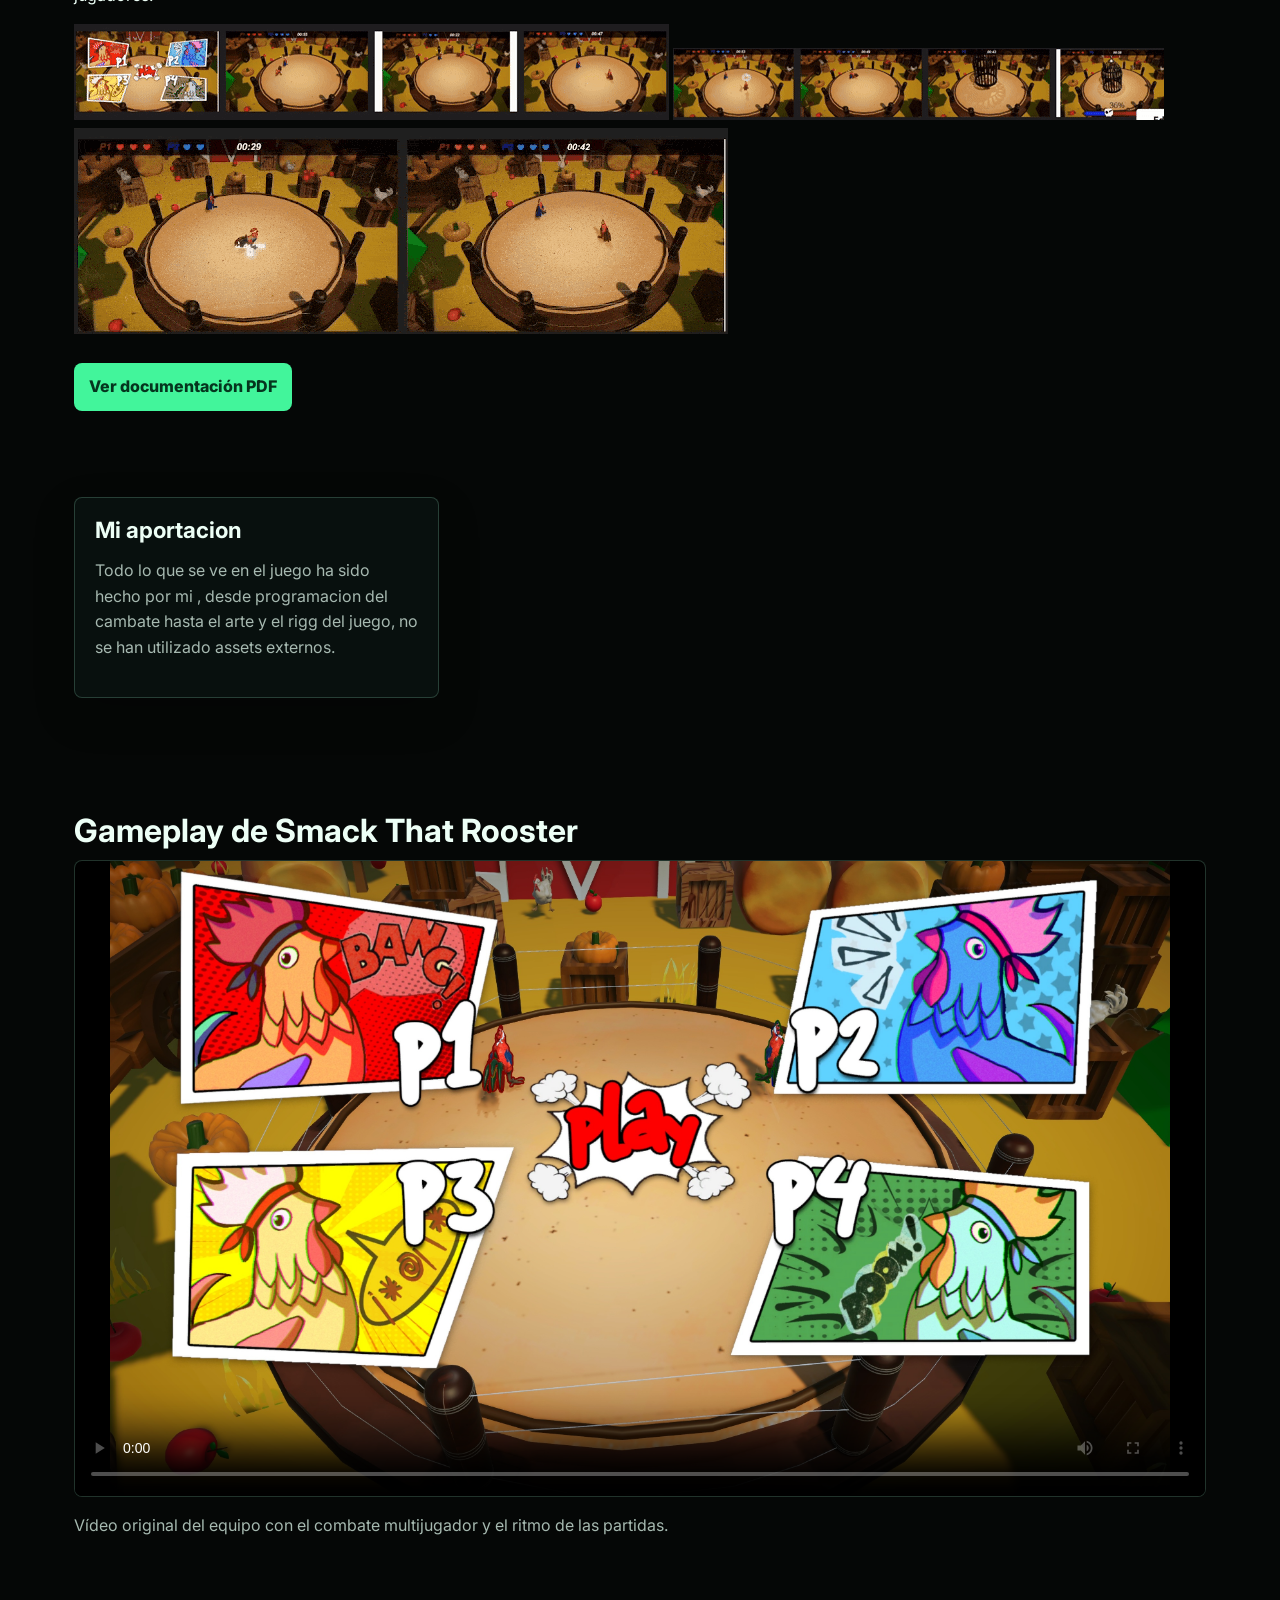
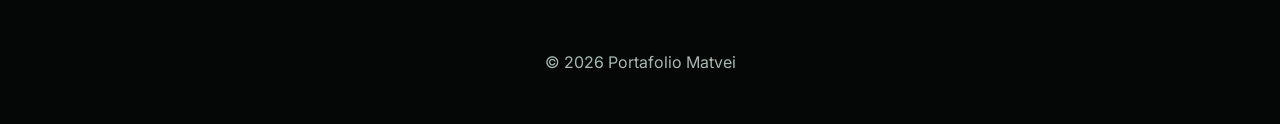
<file: case-studies/smack-that-rooster.html>
<!DOCTYPE html>
<html lang="es">
<head>
    <meta charset="utf-8" />
    <meta name="viewport" content="width=device-width, initial-scale=1" />
    <title>Smack That Rooster - Portafolio Matvei</title>
    <meta name="description" content="Smack That Rooster, prototipo de combate multijugador en Unity desarrollado en equipo con Matvei." />
    <link rel="preconnect" href="https://fonts.googleapis.com">
    <link rel="preconnect" href="https://fonts.gstatic.com" crossorigin>
    <link href="https://fonts.googleapis.com/css2?family=Inter:wght@300;400;600;800&display=swap" rel="stylesheet">
    <link rel="stylesheet" href="../assets/css/styles.css" />
</head>
<body data-page="case">
    <canvas id="binaryCanvas" aria-hidden="true"></canvas>

    <div class="wrap">
        <header class="site-header">
            <a class="brand" href="../index.html">
                <span class="logo">PM</span>
                <span>
                    <strong>Portafolio Matvei</strong>
                    <small data-i18n="caseLabel">Caso de estudio</small>
                </span>
            </a>
            <nav class="nav" aria-label="Navegacion de caso">
                <a href="../index.html#projects" data-i18n="navProjects">Proyectos</a>
                <a href="../index.html#profile" data-i18n="navProfile">Perfil</a>
                <a href="../index.html#contact" data-i18n="navContact">Contacto</a>
            </nav>
            <button id="langToggle" class="button button-ghost" type="button">English</button>
        </header>
       
        <main class="case-hero">
            <a class="back-link" href="../index.html#projects" data-i18n="caseBack">Volver a proyectos</a>
            <p class="section-kicker" id="caseCategory" data-text-es="Juegos · Combate multijugador" data-text-en="Games · Multiplayer combat">Juegos · Combate multijugador</p>
            <h1 id="caseTitle">Smack That Rooster</h1>
            <p class="lead" id="caseSummary" data-text-es="Prototipo de combate multijugador en Unity, desarrollado en equipo con Matvei. Partidas rápidas, enfrentamientos directos y ritmo arcade." data-text-en="Unity multiplayer combat prototype developed by a team that included Matvei. Quick matches, direct confrontations, and an arcade pace.">Prototipo de combate multijugador en Unity, desarrollado en equipo con Matvei. Partidas rápidas, enfrentamientos directos y ritmo arcade.</p>
            <img id="caseImage" class="case-image" src="../assets/img/Smack.png" alt="Smack That Rooster" />
            <div id="caseFacts" class="tag-row">
                <span>Unity</span>
                <span>Blender</span>
                <span data-text-es="Sep 2025 - Ene 2026" data-text-en="Sep 2025 - Jan 2026">Sep 2025 - Ene 2026</span>
                <span data-text-es="Multijugador" data-text-en="Multiplayer">Multijugador</span>
            </div>

            <article class="case-mechanics">
                <h2 id="caseAboutGameTitle" data-i18n="caseAboutGameTitle">
                    Mecánicas principales
                </h2>

                <div class="mechanics-grid">

                    <section class="mechanic-card">
                        <h3 data-text-es="Movimiento del jugador"
                            data-text-en="Player Movement">
                            Movimiento del jugador
                        </h3>
                        <p data-text-es="Movimiento libre en 3D alrededor del ring de la granja. Dash para desplazarse rápidamente o realizar ataques sorpresa."
                           data-text-en="Free 3D movement around the ring on the farm. Dash for quick mobility or surprise attacks.">
                            Movimiento libre en 3D alrededor del ring de la granja.
                            Dash para desplazarse rápidamente o realizar ataques sorpresa.
                        </p>
                    </section>

                    <section class="mechanic-card">
                        <h3 data-text-es="Ataque y combate"
                            data-text-en="Attack and Combat">
                            Ataque y combate
                        </h3>
                        <p data-text-es="Ataques básicos con el clic izquierdo que pueden aturdir brevemente al enemigo. El clic derecho permite realizar un dash con una patada que aturde al rival. También es posible derribar al enemigo de un golpe por la espalda cuando está aturdido."
                           data-text-en="Basic left-click attacks can briefly stun enemies. Right-click performs a dashing kick that stuns the opponent. Enemies can also be knocked down with a single hit from behind while stunned.">
                            Ataques básicos con el clic izquierdo que pueden aturdir
                            brevemente al enemigo. El clic derecho permite realizar un
                            dash con una patada que aturde al rival. También es posible
                            derribar al enemigo de un golpe por la espalda cuando está aturdido.
                        </p>
                    </section>

                    <section class="mechanic-card">
                        <h3 data-text-es="Sistema de reanimación"
                            data-text-en="Revival System">
                            Sistema de reanimación
                        </h3>
                        <p data-text-es="Tras ser derribado, el jugador puede intentar levantarse una vez por ronda si gana el minijuego de tipo clicker."
                           data-text-en="After being knocked down, the player can attempt to get back up once per round by winning the clicker minigame.">
                            Tras ser derribado, el jugador puede intentar levantarse
                            una vez por ronda si gana el minijuego de tipo clicker.
                        </p>
                    </section>

                    <section class="mechanic-card">
                        <h3 data-text-es="Minijuego Clicker"
                            data-text-en="Clicker Minigame">
                            Minijuego Clicker
                        </h3>
                        <p data-text-es="El atacante y el jugador derribado quedan encerrados en una jaula y deben hacer clic lo más rápido posible. Quien consiga más clics gana. Si gana el jugador derribado, consigue levantarse y volver al combate."
                           data-text-en="The attacker and the knocked-down player are locked inside a cage and must click as fast as possible. Whoever clicks the most wins. If the knocked-down player wins, they get back up and return to the fight.">
                            El atacante y el jugador derribado quedan encerrados en una
                            jaula y deben hacer clic lo más rápido posible. Quien consiga
                            más clics gana. Si gana el jugador derribado, consigue
                            levantarse y volver al combate.
                        </p>
                    </section>

                    <section class="mechanic-card">
                        <h3 data-text-es="Sistema de vida y rondas"
                            data-text-en="Health and Round System">
                            Sistema de vida y rondas
                        </h3>
                        <p data-text-es="El derribo es la mecánica principal del sistema de vida. Cada jugador solo puede ser derribado una vez por ronda y se necesitan dos victorias de ronda para ganar la partida."
                           data-text-en="Knockdowns are the core of the life system. Each player can only be knocked down once per round, and two round wins are required to win the match.">
                            El derribo es la mecánica principal del sistema de vida.
                            Cada jugador solo puede ser derribado una vez por ronda y
                            se necesitan dos victorias de ronda para ganar la partida.
                        </p>
                    </section>

                    <section class="mechanic-card">
                        <h3 data-text-es="Power-up"
                            data-text-en="Power-Up">
                            Power-up
                        </h3>
                        <p data-text-es="Cada 30 segundos cae una caja que puede aturdir a los jugadores. Al impactar, se rompe y aparece un pequeño animal. Golpear al animal rojo otorga una mejora de velocidad que permite aturdir a los enemigos al pasar cerca de ellos."
                           data-text-en="Every 30 seconds, a box drops into the arena and can stun players. On impact, it breaks and spawns a small animal. Hitting the red animal grants a speed boost that allows players to stun enemies by moving close to them.">
                            Cada 30 segundos cae una caja que puede aturdir a los jugadores.
                            Al impactar, se rompe y aparece un pequeño animal. Golpear al
                            animal rojo otorga una mejora de velocidad que permite aturdir
                            a los enemigos al pasar cerca de ellos.
                        </p>
                    </section>

                    <section class="mechanic-card">
                        <h3 data-text-es="Mecánica de baile"
                            data-text-en="Dance Mechanic">
                            Mecánica de baile
                        </h3>
                        <p data-text-es="El jugador puede bailar pulsando la tecla F. Al terminar el baile, las gallinas que rodean el ring comienzan a lanzar huevos en dirección a los demás jugadores."
                           data-text-en="The player can dance by pressing F. When the dance ends, the chickens surrounding the ring begin throwing eggs towards the other players.">
                            El jugador puede bailar pulsando la tecla F. Al terminar
                            el baile, las gallinas que rodean el ring comienzan a lanzar
                            huevos en dirección a los demás jugadores.
                        </p>
                    </section>

                </div>
            </article>
            <img src="../assets/media/mi-gif3.gif" alt="Gameplay del juego" class="mechanic-gif">

            
            <img src="../assets/media/mi-gif4.gif" alt="Gameplay del juego" class="mechanic-gif">
            <img src="../assets/media/mi-gif2.gif" alt="Gameplay del juego" class="mechanic-gif">
          

            <div id="caseLinks" class="hero-actions">
                <a class="button" href="../assets/docs/smack-that-rooster.pdf" target="_blank" rel="noopener noreferrer" data-i18n="caseDocumentation">Ver documentación PDF</a>
            </div>
        </main>

        <section class="section case-layout">

            <article>
                <h2 id="caseProcessTitle" data-i18n="caseProcessTitle">Participación de Matvei</h2>
                <p id="caseProcess" data-text-es="Todo lo que se ve en el juego ha sido hecho por mi , desde programacion del cambate hasta el arte y el rigg del juego, no se han utilizado assets externos." data-text-en="Everything featured in the game was created by me, from the combat programming to the game’s artwork and the rigg, without using any external assets.">Todo lo que se ve en el juego ha sido hecho por mi , desde programacion del cambate hasta el arte del juego no se han utilizado assets externos.</p>
            </article>

        </section>

        <section id="caseMedia" class="section case-media">
            <h2 id="caseMediaTitle" data-text-es="Gameplay de Smack That Rooster" data-text-en="Smack That Rooster gameplay">Gameplay de Smack That Rooster</h2>
            <video id="caseVideo" src="../assets/media/smack-that-rooster-gameplay.mp4" poster="../assets/img/Smack.png" controls playsinline preload="metadata"></video>
            <p id="caseMediaCaption" class="muted" data-text-es="Vídeo original del equipo con el combate multijugador y el ritmo de las partidas." data-text-en="The team's original video showing multiplayer combat and match pacing.">Vídeo original del equipo con el combate multijugador y el ritmo de las partidas.</p>
        </section>

        <footer class="footer">
            <span>&copy; <span id="year"></span> Portafolio Matvei</span>
        </footer>
    </div>

    <script src="../assets/js/main.js"></script>
</body>
</html>
</file>
<file: assets/css/styles.css>
:root {
    --bg: #050706;
    --surface: rgba(10, 18, 17, .86);
    --surface-strong: #0c1514;
    --border: rgba(164, 255, 214, .2);
    --text: #edfff6;
    --muted: #a6b9b0;
    --accent: #42f59b;
    --accent-dark: #05351e;
    --cyan: #2bd3da;
    --amber: #f7c66a;
    --coral: #ff7c74;
    --max: 1180px;
}

* {
    box-sizing: border-box;
}

html {
    scroll-behavior: smooth;
}

body {
    margin: 0;
    min-height: 100vh;
    font-family: Inter, system-ui, -apple-system, "Segoe UI", Roboto, Arial, sans-serif;
    background:
        linear-gradient(135deg, rgba(66, 245, 155, .09), transparent 28%),
        linear-gradient(225deg, rgba(43, 211, 218, .08), transparent 32%),
        #050706;
    color: var(--text);
    line-height: 1.6;
    overflow-x: hidden;
}

body::before {
    content: "";
    position: fixed;
    inset: 0;
    background-image:
        linear-gradient(rgba(255, 255, 255, .025) 1px, transparent 1px),
        linear-gradient(90deg, rgba(255, 255, 255, .025) 1px, transparent 1px);
    background-size: 40px 40px;
    pointer-events: none;
    z-index: 1;
}

a {
    color: inherit;
}

img {
    max-width: 100%;
}

[hidden] {
    display: none !important;
}

#binaryCanvas {
    position: fixed;
    inset: 0;
    width: 100%;
    height: 100%;
    opacity: .28;
    pointer-events: none;
    z-index: 0;
}

.wrap {
    width: min(100%, var(--max));
    margin: 0 auto;
    padding: 24px;
    position: relative;
    z-index: 2;
}

.site-header {
    position: sticky;
    top: 16px;
    z-index: 20;
    display: flex;
    align-items: center;
    justify-content: space-between;
    gap: 16px;
    flex-wrap: wrap;
    padding: 12px;
    border: 1px solid var(--border);
    border-radius: 8px;
    background: rgba(3, 8, 7, .88);
    backdrop-filter: blur(16px);
    box-shadow: 0 18px 48px rgba(0, 0, 0, .24);
}

.brand {
    display: inline-flex;
    align-items: center;
    gap: 12px;
    min-width: 230px;
    text-decoration: none;
}

.brand small {
    display: block;
    color: var(--muted);
    font-size: .86rem;
}

.logo {
    display: inline-grid;
    place-items: center;
    width: 46px;
    height: 46px;
    border: 1px solid rgba(66, 245, 155, .5);
    border-radius: 8px;
    color: var(--accent);
    background: linear-gradient(135deg, rgba(66, 245, 155, .16), rgba(43, 211, 218, .1));
    font-weight: 800;
}

.nav {
    display: flex;
    gap: 6px;
    flex-wrap: wrap;
}

.nav a {
    color: var(--muted);
    font-weight: 800;
    text-decoration: none;
    padding: 9px 11px;
    border-radius: 8px;
    transition: color .2s ease, background .2s ease;
}

.nav a:hover,
.nav a:focus-visible {
    color: var(--accent-dark);
    background: var(--accent);
    outline: none;
}

.button {
    display: inline-flex;
    align-items: center;
    justify-content: center;
    width: fit-content;
    max-width: 100%;
    min-height: 42px;
    padding: 10px 14px;
    border: 1px solid rgba(66, 245, 155, .5);
    border-radius: 8px;
    color: var(--accent-dark);
    background: var(--accent);
    font: inherit;
    font-weight: 800;
    text-decoration: none;
    cursor: pointer;
    transition: transform .2s ease, box-shadow .2s ease, background .2s ease;
}

.button:hover,
.button:focus-visible {
    transform: translateY(-2px);
    box-shadow: 0 16px 34px rgba(66, 245, 155, .18);
    outline: none;
}

.button-ghost {
    color: var(--accent);
    background: rgba(66, 245, 155, .08);
}

.hero {
    display: grid;
    grid-template-columns: 1.08fr .92fr;
    gap: 36px;
    align-items: center;
    min-height: calc(100vh - 132px);
    padding: 64px 0 54px;
}

.hero-copy {
    min-width: 0;
}

.section-kicker {
    margin: 0 0 10px;
    color: var(--accent);
    font-size: .82rem;
    font-weight: 800;
    text-transform: uppercase;
}

h1,
h2,
h3 {
    margin-top: 0;
    line-height: 1.08;
}

h1 {
    max-width: 760px;
    margin-bottom: 18px;
    font-size: 3rem;
}

h2 {
    margin-bottom: 12px;
    font-size: 2rem;
}

h3 {
    font-size: 1.12rem;
}

.lead,
.section-intro,
.muted,
.card p,
.case-layout p {
    color: var(--muted);
}

.lead {
    max-width: 660px;
    font-size: 1.1rem;
}

.tag-row {
    display: flex;
    flex-wrap: wrap;
    gap: 8px;
    margin: 20px 0;
}

.tag-row span,
.project-category {
    display: inline-flex;
    align-items: center;
    min-height: 30px;
    padding: 6px 10px;
    border: 1px solid rgba(66, 245, 155, .26);
    border-radius: 999px;
    color: #d7ffe9;
    background: rgba(66, 245, 155, .08);
    font-size: .76rem;
    font-weight: 800;
    text-transform: uppercase;
}

.hero-actions {
    display: flex;
    flex-wrap: wrap;
    gap: 12px;
    margin: 22px 0 0;
}

.proof-grid {
    display: grid;
    grid-template-columns: repeat(3, minmax(0, 1fr));
    gap: 12px;
    margin-top: 28px;
}

.proof-grid div,
.card,
.case-layout article {
    border: 1px solid var(--border);
    border-radius: 8px;
    background: var(--surface);
    box-shadow: 0 16px 40px rgba(0, 0, 0, .22);
}

.proof-grid div {
    padding: 14px;
}

.proof-grid strong {
    display: block;
    color: var(--accent);
}

.proof-grid span {
    display: block;
    color: var(--muted);
    font-size: .86rem;
}


.profile-panel {
    border: 1px solid var(--border);
    border-radius: 8px;
    padding: 12px;
    background: var(--surface);
    box-shadow: 0 18px 48px rgba(0, 0, 0, .26);
}

.profile-panel img {
    display: block;
    width: 100%;
    aspect-ratio: 4 / 5;
    object-fit: cover;
    border-radius: 8px;
    border: 1px solid rgba(255, 255, 255, .08);
    background: var(--surface-strong);
    filter: brightness(1);
    opacity: 1;
}

.profile-panel-footer {
    display: grid;
    gap: 4px;
    padding: 14px 8px 4px;
}

.profile-panel-footer span {
    color: var(--muted);
}


.section {
    padding: 58px 0;
    scroll-margin-top: 112px;
}

.section-intro {
    max-width: 760px;
    margin: 0 0 22px;
}

.category-bar {
    display: flex;
    flex-wrap: wrap;
    gap: 10px;
    margin: 0 0 22px;
}

.category-label {
    display: inline-flex;
    align-items: center;
    gap: 8px;
    min-height: 38px;
    padding: 7px 10px;
    border: 1px solid rgba(66, 245, 155, .34);
    border-radius: 999px;
    color: #d7ffe9;
    background: rgba(66, 245, 155, .08);
    font: inherit;
    font-size: .8rem;
    font-weight: 800;
    text-transform: uppercase;
}

.category-label strong {
    display: inline-grid;
    place-items: center;
    width: 24px;
    height: 24px;
    border-radius: 999px;
    background: rgba(255, 255, 255, .1);
}

.cards {
    display: grid;
    grid-template-columns: repeat(3, minmax(0, 1fr));
    gap: 18px;
    align-items: stretch;
}

.card {
    display: flex;
    flex-direction: column;
    padding: 14px;
    color: inherit;
    text-decoration: none;
    overflow: hidden;
    transition: transform .2s ease, border-color .2s ease, box-shadow .2s ease;
}

.card:hover,
.card:focus-visible {
    transform: translateY(-6px);
    border-color: rgba(66, 245, 155, .6);
    box-shadow: 0 24px 50px rgba(0, 0, 0, .28);
    outline: none;
}

.card img {
    width: 100%;
    aspect-ratio: 16 / 10;
    object-fit: cover;
    border-radius: 8px;
    border: 1px solid rgba(255, 255, 255, .08);
    background: var(--surface-strong);
}

.card-game img {
    object-fit: contain;
}

.card h3 {
    margin: 14px 0 8px;
}

.card p {
    min-height: 74px;
    margin: 0;
}

.project-category {
    width: fit-content;
    margin-top: 12px;
}

.project-tags {
    display: flex;
    flex-wrap: wrap;
    gap: 8px;
    margin: 14px 0 18px;
}

.project-tags span {
    display: inline-flex;
    padding: 5px 8px;
    border-radius: 999px;
    color: #d8f7ea;
    background: rgba(255, 255, 255, .07);
    font-size: .76rem;
    font-weight: 700;
}

.project-link {
    margin-top: auto;
    color: var(--accent);
    font-size: .84rem;
}

.footer {
    padding: 38px 0 24px;
    color: var(--muted);
    text-align: center;
}

.back-link {
    display: inline-flex;
    margin-bottom: 20px;
    color: var(--accent);
    font-weight: 800;
    text-decoration: none;
}

.case-hero {
    padding: 58px 0 28px;
}

.case-image {
    display: block;
    width: 100%;
    max-height: 440px;
    object-fit: contain;
    margin-top: 26px;
    border: 1px solid var(--border);
    border-radius: 8px;
    background: var(--surface-strong);
}

.case-layout {
    display: grid;
    grid-template-columns: repeat(3, minmax(0, 1fr));
    gap: 18px;
}

.case-layout article {
    padding: 20px;
}

.case-layout h2 {
    font-size: 1.4rem;
}

.case-media video {
    display: block;
    width: 100%;
    aspect-ratio: 16 / 9;
    max-height: 660px;
    background: #000;
    border: 1px solid var(--border);
    border-radius: 8px;
}

.visible {
    animation: rise .45s ease both;
}

@keyframes rise {
    from {
        opacity: .3;
        transform: translateY(12px);
    }
    to {
        opacity: 1;
        transform: translateY(0);
    }
}

@media (max-width: 980px) {
    .hero,
    .case-layout {
        grid-template-columns: 1fr;
    }

    .hero {
        min-height: auto;
    }

    .profile-panel {
        max-width: 560px;
    }

    .proof-grid,
    .cards {
        grid-template-columns: repeat(2, minmax(0, 1fr));
    }

}

@media (max-width: 700px) {
    .wrap {
        padding: 16px;
    }

    .site-header {
        position: relative;
        top: 0;
    }

    .brand,
    .nav {
        width: 100%;
    }

    .nav a {
        flex: 1 1 calc(50% - 6px);
        text-align: center;
    }

    h1 {
        font-size: 2.08rem;
    }

    h2 {
        font-size: 1.58rem;
    }

    .proof-grid,
    .cards {
        grid-template-columns: 1fr;
    }

    .section {
        scroll-margin-top: 24px;
    }

    .hero-actions {
        flex-direction: column;
    }

    .button {
        width: 100%;
    }

    .card p {
        min-height: 0;
    }
}

@media (prefers-reduced-motion: reduce) {
    html {
        scroll-behavior: auto;
    }

    *,
    *::before,
    *::after {
        animation: none !important;
        transition: none !important;
    }
}
</file>
